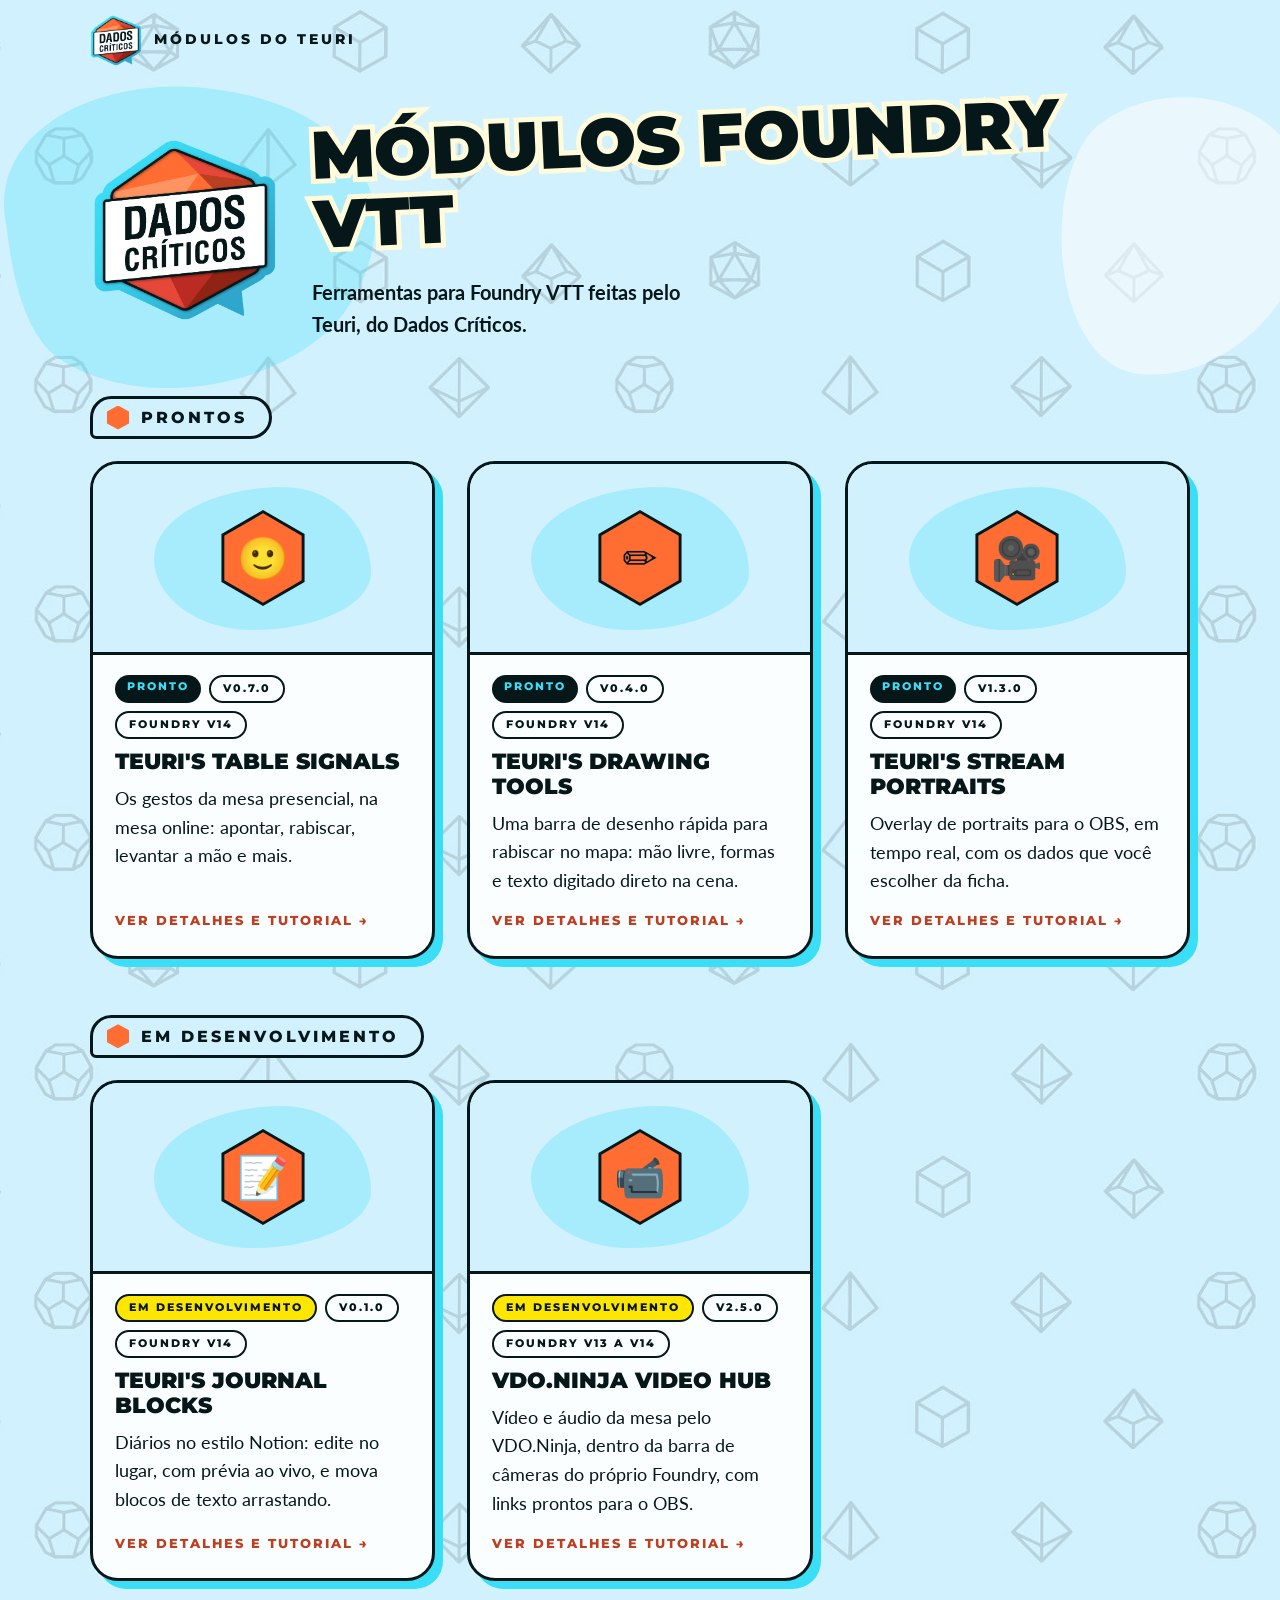
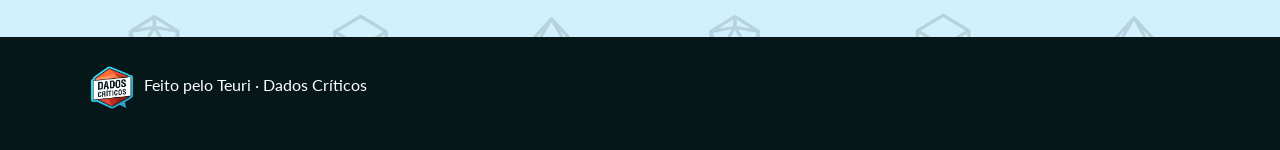
<file: index.html>
<!doctype html>
<html lang="pt-BR">
<head>
  <meta charset="utf-8">
  <meta name="viewport" content="width=device-width, initial-scale=1">
  <title>Módulos Foundry do Teuri</title>
  <meta name="description" content="Módulos para Foundry VTT feitos pelo Teuri, do Dados Críticos: o que cada um faz e como usar.">
  <link rel="preconnect" href="https://fonts.googleapis.com">
  <link rel="preconnect" href="https://fonts.gstatic.com" crossorigin>
  <link rel="stylesheet" href="https://fonts.googleapis.com/css2?family=Lato:wght@400;700;900&family=Montserrat:wght@700;800;900&display=swap">
  <link rel="icon" href="assets/logo-dados-criticos.png">
  <link rel="stylesheet" href="css/site.css">
</head>
<body data-page="home">
  <div id="app"></div>
  <noscript><p style="padding:24px">Este site precisa de JavaScript para listar os módulos.</p></noscript>
  <script src="data/modules.js"></script>
  <script src="js/app.js"></script>
</body>
</html>
</file>
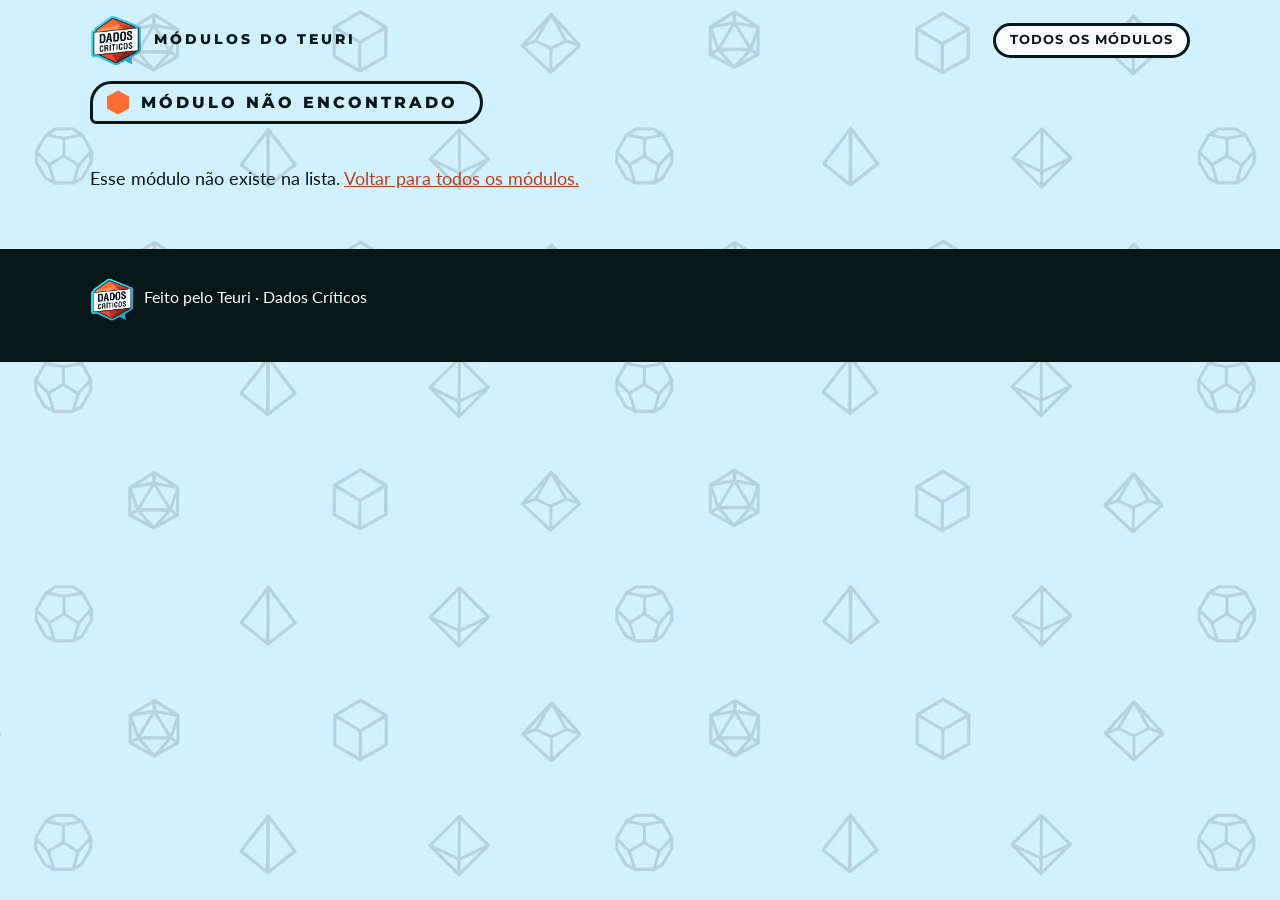
<file: module.html>
<!doctype html>
<html lang="pt-BR">
<head>
  <meta charset="utf-8">
  <meta name="viewport" content="width=device-width, initial-scale=1">
  <title>Módulos Foundry do Teuri</title>
  <meta name="description" content="Módulos para Foundry VTT feitos pelo Teuri, do Dados Críticos: o que cada um faz e como usar.">
  <link rel="preconnect" href="https://fonts.googleapis.com">
  <link rel="preconnect" href="https://fonts.gstatic.com" crossorigin>
  <link rel="stylesheet" href="https://fonts.googleapis.com/css2?family=Lato:wght@400;700;900&family=Montserrat:wght@700;800;900&display=swap">
  <link rel="icon" href="assets/logo-dados-criticos.png">
  <link rel="stylesheet" href="css/site.css">
</head>
<body data-page="module">
  <div id="app"></div>
  <noscript><p style="padding:24px">Este site precisa de JavaScript para listar os módulos.</p></noscript>
  <script src="data/modules.js"></script>
  <script src="js/app.js"></script>
</body>
</html>
</file>
<file: css/site.css>
/* Visual identity: Dados Críticos kit 2026 (light theme).
   Rule of thumb from the guide: legibility first; dark border + flat color + offset cyan shadow, no blur. */

:root {
  --ink: #061719;
  --white: #ffffff;
  --bg: #d1f1fe;
  --card: #fbfeff;
  --cyan: #3adef7;
  --cyan-dark: #2fa7cc;
  --orange: #ff6d33;
  --brick: #bc3f22;
  --cream: #fffbdb;
  --yellow: #ffe600;
  --radius: 28px;
  --shadow: 8px 8px 0 var(--cyan);
  --font-title: "Montserrat", "Inter", system-ui, sans-serif;
  --font-body: "Lato", "Fira Sans", system-ui, sans-serif;
}

*, *::before, *::after { box-sizing: border-box; }

html { scroll-behavior: smooth; }
@media (prefers-reduced-motion: reduce) { html { scroll-behavior: auto; } * { transition: none !important; } }

body {
  margin: 0;
  min-height: 100vh;
  background: var(--bg) url("../assets/padrao-dados-claro.png") repeat; /* original size: scaled down it blurs */
  color: var(--ink);
  font-family: var(--font-body);
  font-size: 1.125rem;
  line-height: 1.6;
}

a { color: var(--brick); }
a:hover { text-decoration-thickness: 3px; }
:focus-visible { outline: 3px solid var(--ink); outline-offset: 3px; border-radius: 6px; }

code {
  font-family: ui-monospace, "Cascadia Code", Consolas, monospace;
  font-size: .9em;
  background: var(--bg);
  border: 2px solid var(--ink);
  border-radius: 8px;
  padding: 0 .35em;
  white-space: nowrap;
}

.wrap { width: min(1100px, 100% - 32px); margin-inline: auto; }

/* ---------- top bar ---------- */
.topbar { padding: 14px 0; }
.topbar .wrap { display: flex; align-items: center; justify-content: space-between; gap: 16px; }
.brand { display: inline-flex; align-items: center; gap: 12px; text-decoration: none; color: var(--ink);
  font-family: var(--font-title); font-weight: 800; letter-spacing: 3px; text-transform: uppercase; font-size: .85rem; }
.brand img { width: 52px; height: auto; display: block; }
.topbar nav { display: flex; gap: 14px; flex-wrap: wrap; }
.topbar nav a { font-family: var(--font-title); font-weight: 700; text-transform: uppercase; font-size: .8rem;
  letter-spacing: 1px; color: var(--ink); text-decoration: none; background: var(--card);
  border: 3px solid var(--ink); border-radius: 999px; padding: 4px 14px; }
.topbar nav a:hover { background: var(--yellow); }

/* ---------- hero ---------- */
.hero { position: relative; padding: 40px 0 56px; overflow: hidden; }
.hero::before, .hero::after { content: ""; position: absolute; z-index: 0; pointer-events: none; }
.hero::before { /* organic shapes, fully inside the frame or leaving it well past the edge */
  inset: 0; background: url("../assets/formas-organicas.svg") center / min(1400px, 140%) auto no-repeat; opacity: 1; }
.hero .wrap { position: relative; z-index: 1; display: flex; align-items: center; gap: 32px; }
.hero-logo { width: clamp(110px, 18vw, 190px); height: auto; flex: none; }
.hero h1 {
  margin: 0;
  font-family: var(--font-title); font-weight: 900; text-transform: uppercase;
  font-size: clamp(2rem, 6.4vw, 4.2rem); line-height: 1.02;
  transform: rotate(-2.5deg); transform-origin: left center;
  color: var(--ink);
  paint-order: stroke fill; -webkit-text-stroke: 10px var(--cream);
}
.hero p { margin: 18px 0 0; font-size: 1.25rem; max-width: 34ch; font-weight: 700; }

/* ---------- section title (pill + orange hexagon) ---------- */
.pill {
  display: inline-flex; align-items: center; gap: 12px;
  margin: 0 0 22px;
  background: var(--bg); color: var(--ink);
  border: 3px solid var(--ink); border-radius: 28px 28px 28px 8px;
  padding: 6px 22px 6px 14px;
  font-family: var(--font-title); font-weight: 800; letter-spacing: 3px; text-transform: uppercase;
  font-size: 1rem;
}
.pill::before { content: ""; width: 22px; height: 24px; background: var(--orange);
  clip-path: polygon(50% 0, 100% 25%, 100% 75%, 50% 100%, 0 75%, 0 25%); flex: none; }

section { margin: 0 0 56px; }

/* ---------- cards ---------- */
.card {
  background: var(--card); border: 3px solid var(--ink); border-radius: var(--radius);
  box-shadow: var(--shadow);
}
.grid { display: grid; gap: 32px; grid-template-columns: repeat(auto-fill, minmax(min(100%, 320px), 1fr)); }

.mod { display: flex; flex-direction: column; text-decoration: none; color: var(--ink); overflow: hidden;
  transition: transform .12s ease, box-shadow .12s ease; }
.mod:hover, .mod:focus-visible { transform: translate(-3px, -3px); box-shadow: 11px 11px 0 var(--cyan); }
.mod .cover { aspect-ratio: 16 / 9; border-bottom: 3px solid var(--ink); background: var(--bg);
  display: grid; place-items: center; position: relative; overflow: hidden; }
.mod .cover img { width: 100%; height: 100%; object-fit: cover; display: block; }
.mod .cover .blob { position: absolute; inset: 12% 18%; background: var(--cyan); opacity: .28;
  border-radius: 60% 40% 55% 45% / 50% 60% 40% 50%; }
.mod .cover .hex { position: relative; width: 96px; height: 106px; display: grid; place-items: center; font-size: 2.6rem; }
.mod .cover .hex svg { position: absolute; inset: 0; width: 100%; height: 100%; }
.mod .cover .hex span { position: relative; line-height: 1; }
.mod .body { padding: 20px 22px 24px; display: flex; flex-direction: column; gap: 10px; flex: 1; }
.mod h3 { margin: 0; font-family: var(--font-title); font-weight: 900; text-transform: uppercase; font-size: 1.35rem; line-height: 1.15; }
.mod p { margin: 0; }
.mod .more { margin-top: auto; padding-top: 6px; font-family: var(--font-title); font-weight: 800;
  text-transform: uppercase; letter-spacing: 2px; font-size: .8rem; color: var(--brick); }

.chips { display: flex; flex-wrap: wrap; gap: 8px; }
.chip { font-family: var(--font-title); font-weight: 800; text-transform: uppercase; letter-spacing: 2px; font-size: .7rem;
  background: var(--ink); color: var(--white); border-radius: 999px; padding: 3px 12px; }
.chip.ready { background: var(--ink); color: var(--cyan); }
.chip.testing, .chip.dev { background: var(--yellow); color: var(--ink); border: 2px solid var(--ink); }
.chip.light { background: var(--card); color: var(--ink); border: 2px solid var(--ink); }

/* ---------- module page ---------- */
.mhead { padding: 24px 0 36px; }
.crumb { margin: 0 0 14px; font-size: .95rem; }
.mhead h1 { margin: 0 0 14px; font-family: var(--font-title); font-weight: 900; text-transform: uppercase;
  font-size: clamp(1.9rem, 5.6vw, 3.4rem); line-height: 1.05; transform: rotate(-2.5deg); transform-origin: left center;
  paint-order: stroke fill; -webkit-text-stroke: 9px var(--cream); }
.mhead .lead { font-size: 1.25rem; font-weight: 700; max-width: 60ch; margin: 18px 0 14px; }

.subnav { display: flex; flex-wrap: wrap; gap: 10px; margin-top: 18px; }
.subnav a { font-family: var(--font-title); font-weight: 700; text-transform: uppercase; font-size: .78rem; letter-spacing: 1px;
  text-decoration: none; color: var(--ink); background: var(--card); border: 3px solid var(--ink); border-radius: 999px; padding: 3px 14px; }
.subnav a:hover { background: var(--yellow); }

.install { padding: 22px 26px; display: grid; gap: 14px; }
.install h2 { margin: 0; font-family: var(--font-title); font-weight: 800; text-transform: uppercase; letter-spacing: 2px; font-size: 1rem; }
.install p { margin: 0; }
.copyrow { display: flex; flex-wrap: wrap; gap: 10px; align-items: stretch; }
.copyrow input { flex: 1 1 260px; min-width: 0; font: inherit; font-size: .95rem; padding: 8px 12px; background: var(--bg);
  border: 3px solid var(--ink); border-radius: 14px; color: var(--ink); }
.btn { font-family: var(--font-title); font-weight: 800; text-transform: uppercase; letter-spacing: 2px; font-size: .8rem;
  background: var(--orange); color: var(--ink); border: 3px solid var(--ink); border-radius: 14px; padding: 8px 18px; cursor: pointer; }
.btn:hover { background: var(--yellow); }
.soon { background: var(--bg); border: 3px dashed var(--ink); border-radius: 14px; padding: 8px 14px; font-weight: 700; }

.features { display: grid; gap: 28px; grid-template-columns: repeat(auto-fill, minmax(min(100%, 300px), 1fr)); }
.feature { padding: 20px 22px 22px; }
.feature .ico { font-size: 1.9rem; line-height: 1; }
.feature h3 { margin: 8px 0 6px; font-family: var(--font-title); font-weight: 800; text-transform: uppercase; font-size: 1.02rem; line-height: 1.2; }
.feature p { margin: 0; }

.steps { list-style: none; margin: 0; padding: 0; display: grid; gap: 24px; }
.step { display: grid; grid-template-columns: 72px 1fr; gap: 18px; align-items: start; padding: 20px 24px; }
.step svg { width: 64px; height: 70px; }
.step h3 { margin: 4px 0 6px; font-family: var(--font-title); font-weight: 800; text-transform: uppercase; font-size: 1.1rem; }
.step p { margin: 0; }
.step img { max-width: 100%; border: 3px solid var(--ink); border-radius: 16px; margin-top: 12px; display: block; }

.keys { width: 100%; border-collapse: separate; border-spacing: 0; }
.keys th, .keys td { text-align: left; padding: 12px 18px; vertical-align: top; border-bottom: 2px solid var(--bg); }
.keys tr:last-child th, .keys tr:last-child td { border-bottom: 0; }
.keys th { white-space: nowrap; font-family: var(--font-title); font-weight: 800; width: 1%; }
kbd { font-family: var(--font-title); font-weight: 800; background: var(--bg); border: 3px solid var(--ink); border-radius: 10px; padding: 1px 10px; }

.list { padding: 22px 28px 22px 46px; margin: 0; }
.list li { margin: 6px 0; }
.list li::marker { color: var(--orange); }

.log { padding: 20px 26px; display: grid; gap: 18px; }
.log h3 { margin: 0 0 4px; font-family: var(--font-title); font-weight: 800; font-size: 1rem; }
.log ul { margin: 0; padding-left: 22px; }

.note { padding: 14px 20px; font-size: 1rem; background: var(--cream); }

footer { margin-top: 24px; padding: 28px 0 40px; background: var(--ink); color: var(--white); font-size: 1rem; }
footer .wrap { display: flex; flex-wrap: wrap; gap: 14px 28px; align-items: center; justify-content: space-between; }
footer a { color: var(--cyan); }
footer img { width: 44px; height: auto; vertical-align: middle; margin-right: 10px; }

/* ---------- phone ---------- */
@media (max-width: 640px) {
  body { font-size: 1.0625rem; }
  .hero .wrap { flex-direction: column; align-items: flex-start; gap: 18px; }
  .hero h1 { -webkit-text-stroke-width: 8px; }
  .step { grid-template-columns: 1fr; }
  .step svg { width: 52px; height: 57px; }
  .topbar .wrap { flex-direction: column; align-items: flex-start; }
  .keys th { width: auto; }
  code { white-space: normal; }
}
</file>
